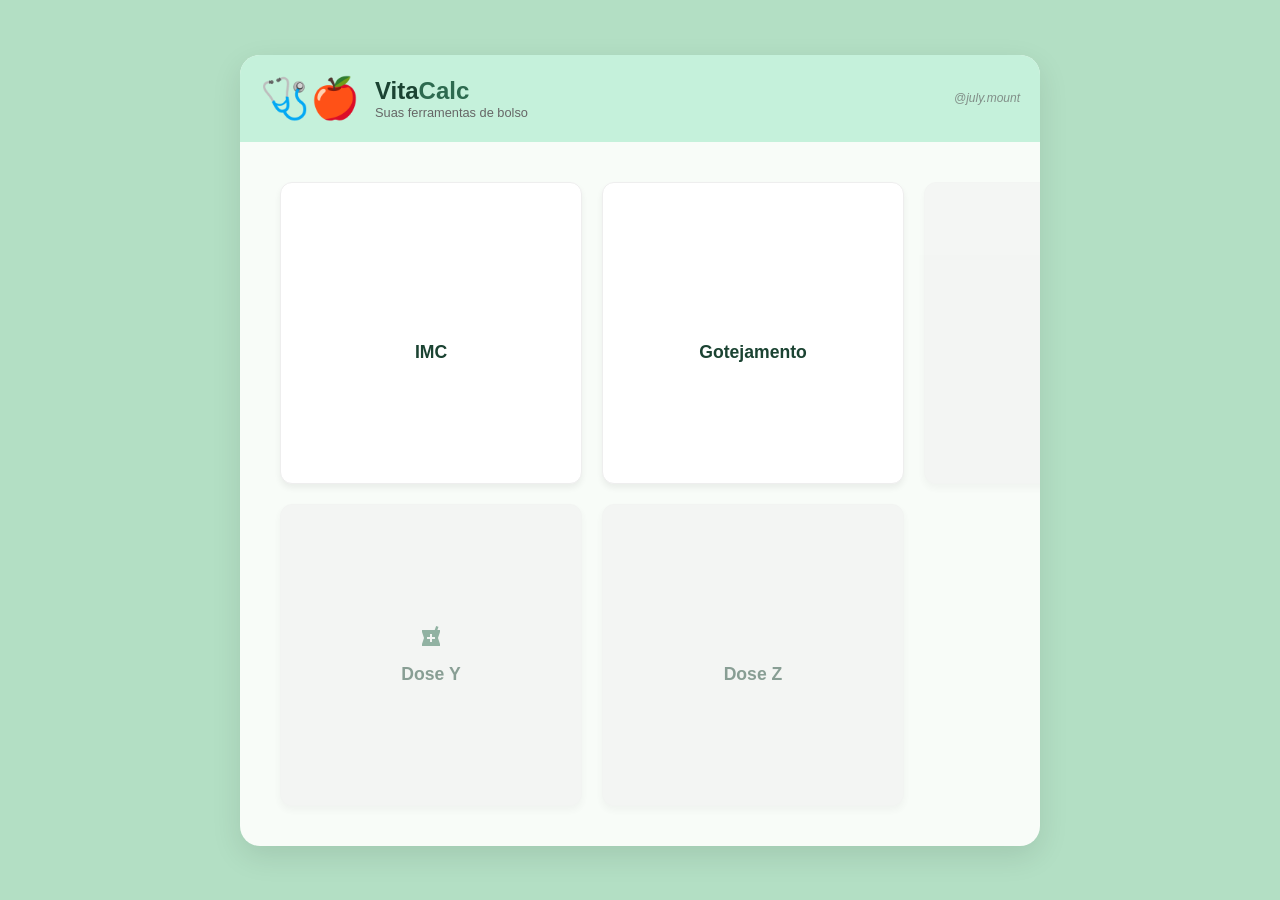
<file: index.html>
<!DOCTYPE html>
<html lang="pt-br">
<head>
    <meta charset="UTF-8">
    <meta name="viewport" content="width=device-width, initial-scale=1.0">
    <title>VitaCalc - Hub de Ferramentas</title>
    <link rel="stylesheet" href="style.css">
    <link href="https://fonts.googleapis.com/icon?family=Material+Icons" rel="stylesheet">
    <link rel="icon" href="https://cdn-icons-png.freepik.com/256/18589/18589979.png?semt=ais_white_label">
</head>
<body>

    <div class="app-container">
        <header class="app-header">
            <div class="logo-area">
                <span class="logo-icon">🩺🍎</span>
                <div class="logo-text">
                    <h1>Vita<span>Calc</span></h1>
                    <p>Suas ferramentas de bolso</p>
                </div>
            </div>
            <div class="user-handle">@july.mount</div>
        </header>

        <main class="menu-grid">
            <a href="imc.html" class="menu-card">
                <span class="icon material-icons">scale</span>
                <span class="label">IMC</span>
            </a>
            
            <a href="gotejamento.html" class="menu-card">
                <span class="icon material-icons">water_drop</span>
                <span class="label">Gotejamento</span>
            </a>
            
            <a href="#" class="menu-card disabled">
                <span class="icon material-icons">hourglass_empty</span>
                <span class="label">Dose X</span>
            </a>
            
            <a href="#" class="menu-card disabled">
                <span class="icon material-icons">local_pharmacy</span>
                <span class="label">Dose Y</span>
            </a>

            <a href="#" class="menu-card disabled">
                <span class="icon material-icons">pending</span>
                <span class="label">Dose Z</span>
            </a>
        </main>
    </div>

</body>
</html>
</file>
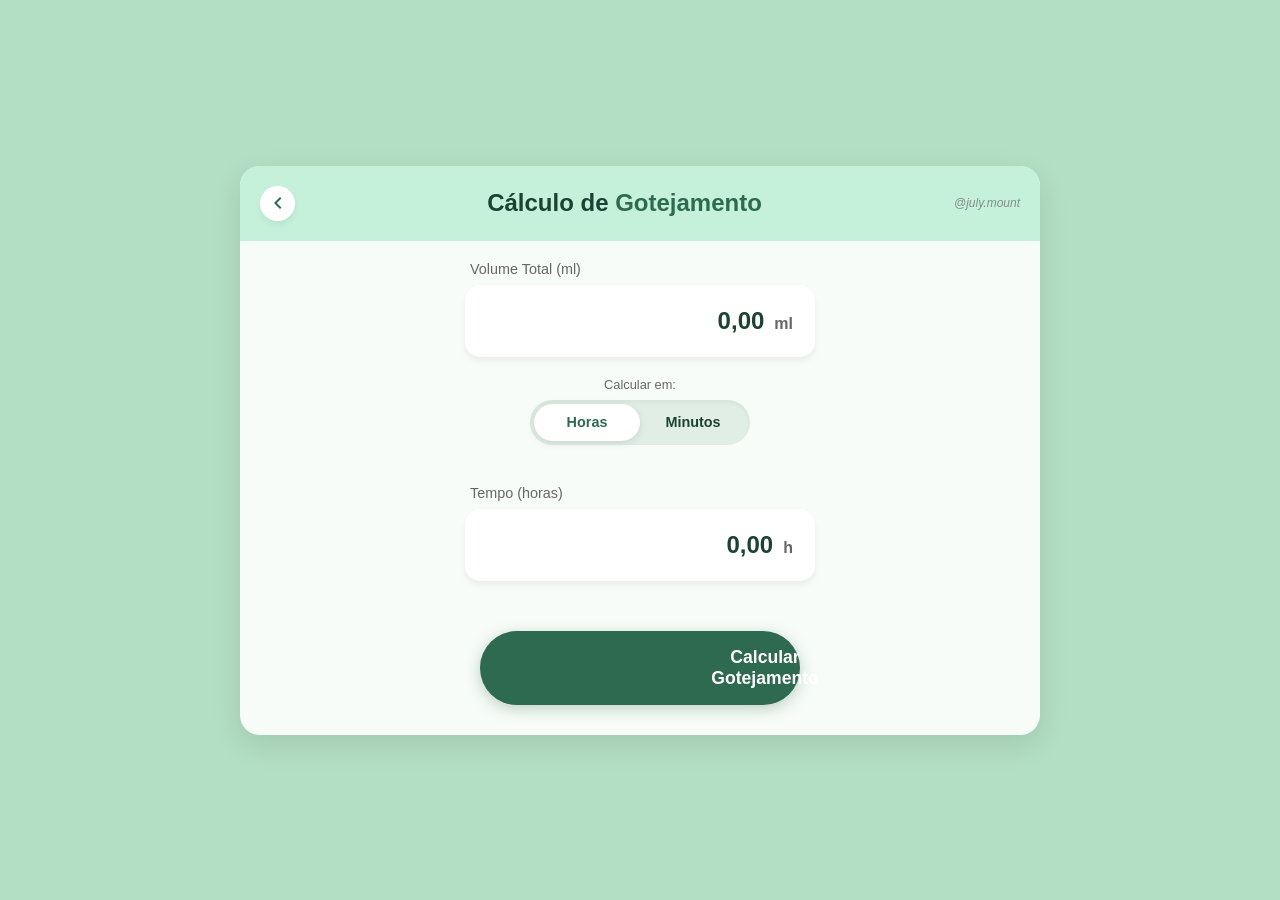
<file: gotejamento.html>
<!DOCTYPE html>
<html lang="pt-br">
<head>
    <meta charset="UTF-8">
    <meta name="viewport" content="width=device-width, initial-scale=1.0">
    <title>Gotejamento - VitaCalc</title>
    <link rel="stylesheet" href="style.css">
    <link href="https://fonts.googleapis.com/icon?family=Material+Icons" rel="stylesheet">
</head>
<body>
    <div class="app-container">
        <header class="app-header">
            <a href="index.html" class="btn-back"><span class="material-icons">chevron_left</span></a>
            <div class="logo-text">
                <h1>Cálculo de <span>Gotejamento</span></h1>
            </div>
            <div class="user-handle">@july.mount</div>
        </header>

        <main class="calculator-content">
            <div class="input-field" onclick="openKeyboard('volume')">
                <label>Volume Total (ml)</label>
                <div class="fake-input" id="display-volume">0,00<span>ml</span></div>
            </div>
            
            <div class="toggle-container">
                <span class="toggle-label">Calcular em:</span>
                <div class="toggle-switch">
                    <input type="radio" id="radio-horas" name="unidade-tempo" value="horas" checked onclick="toggleTimeUnit('horas')">
                    <label for="radio-horas">Horas</label>
                    
                    <input type="radio" id="radio-minutos" name="unidade-tempo" value="minutos" onclick="toggleTimeUnit('minutos')">
                    <label for="radio-minutos">Minutos</label>
                    
                    <div class="switch-selection"></div>
                </div>
            </div>

            <div class="input-field" onclick="openKeyboard('tempo')">
                <label>Tempo (horas)</label>
                <div class="fake-input" id="display-tempo">0,00<span>h</span></div>
            </div>

            <button class="btn-calc" onclick="calcularGotejamento()">
                <span class="material-icons">water_drop</span> Calcular Gotejamento
            </button>

            <div id="resultado" class="result-box"></div>
        </main>

        <div id="keyboard-overlay" class="keyboard-overlay">
            <div class="keyboard-container">
                <div class="keyboard-header">
                    <span id="keyboard-title">Digitando...</span>
                    <button onclick="closeKeyboard()">OK</button>
                </div>
                <div class="num-pad">
                    <button onclick="pressNum(1)">1</button>
                    <button onclick="pressNum(2)">2</button>
                    <button onclick="pressNum(3)">3</button>
                    <button onclick="pressNum(4)">4</button>
                    <button onclick="pressNum(5)">5</button>
                    <button onclick="pressNum(6)">6</button>
                    <button onclick="pressNum(7)">7</button>
                    <button onclick="pressNum(8)">8</button>
                    <button onclick="pressNum(9)">9</button>
                    <button class="empty"></button>
                    <button onclick="pressNum(0)">0</button>
                    <button onclick="pressDelete()" class="del"><span class="material-icons">backspace</span></button>
                </div>
            </div>
        </div>

        <div id="custom-alert" class="alert-overlay">
            <div class="alert-box">
                <span class="material-icons" style="font-size: 3rem; color: #d9534f;">error_outline</span>
                <h3>Atenção!</h3>
                <p id="alert-message">Preencha os dados corretamente.</p>
                <button onclick="closeAlert()">Entendido</button>
            </div>
        </div>
    </div>
    <script src="script.js"></script>
</body>
</html>
</file>
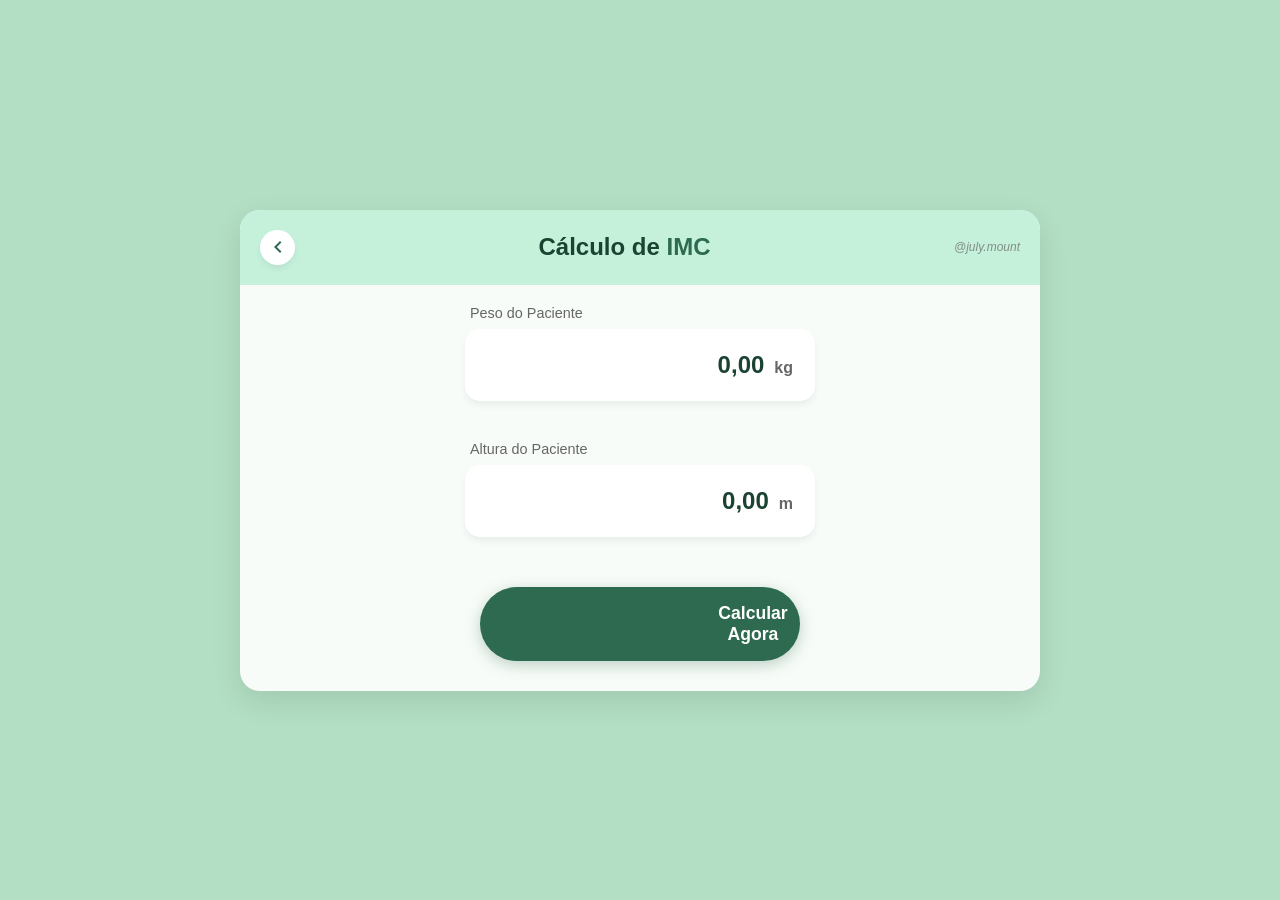
<file: imc.html>
<!DOCTYPE html>
<html lang="pt-br">
<head>
    <meta charset="UTF-8">
    <meta name="viewport" content="width=device-width, initial-scale=1.0">
    <title>IMC - HelpMED</title>
    <link rel="stylesheet" href="style.css">
    <link href="https://fonts.googleapis.com/icon?family=Material+Icons" rel="stylesheet">
</head>
<body>
    <div class="app-container">
        <header class="app-header">
            <a href="index.html" class="btn-back"><span class="material-icons">chevron_left</span></a>
            <div class="logo-text">
                <h1>Cálculo de <span>IMC</span></h1>
            </div>
            <div class="user-handle">@july.mount</div>
            
        </header>

        <main class="calculator-content">
            <div class="input-field" onclick="openKeyboard('peso')">
                <label>Peso do Paciente</label>
                <div class="fake-input" id="display-peso">0,00<span>kg</span></div>
            </div>

            <div class="input-field" onclick="openKeyboard('altura')">
                <label>Altura do Paciente</label>
                <div class="fake-input" id="display-altura">0,00<span>m</span></div>
            </div>

            <button class="btn-calc" onclick="calcularIMC()">
                <span class="material-icons">calculate</span> Calcular Agora
            </button>

            <div id="resultado" class="result-box"></div>
        </main>

        <div id="keyboard-overlay" class="keyboard-overlay">
            <div class="keyboard-container">
                <div class="keyboard-header">
                    <span id="keyboard-title">Digitando...</span>
                    <button onclick="closeKeyboard()">OK</button>
                </div>
                <div class="num-pad">
                    <button onclick="pressNum(1)">1</button>
                    <button onclick="pressNum(2)">2</button>
                    <button onclick="pressNum(3)">3</button>
                    <button onclick="pressNum(4)">4</button>
                    <button onclick="pressNum(5)">5</button>
                    <button onclick="pressNum(6)">6</button>
                    <button onclick="pressNum(7)">7</button>
                    <button onclick="pressNum(8)">8</button>
                    <button onclick="pressNum(9)">9</button>
                    <button class="empty"></button>
                    <button onclick="pressNum(0)">0</button>
                    <button onclick="pressDelete()" class="del"><span class="material-icons">backspace</span></button>
                </div>
            </div>
        </div>
        
        <div id="custom-alert" class="alert-overlay">
    <div class="alert-box">
        <span class="material-icons" style="font-size: 3rem; color: #d9534f;">error_outline</span>
        <h3>Atenção!</h3>
        <p id="alert-message">Por favor, preencha todos os campos.</p>
        <button onclick="closeAlert()">Entendido</button>
    </div>
</div>
    </div>
    <script src="script.js"></script>
</body>
</html>
</file>
<file: style.css>
/* --- CONFIGURAÇÕES BÁSICAS E VARIÁVEIS DE COR --- */
:root {
    --primary: #2d6a4f;
    --text-primary: #1b4332;
    --text-secondary: #666;
    --bg-main: #b3dfc4; /* Verde pastel suave do esboço */
    --bg-card: #f8fcf8; /* Branco off-white para o fundo dos cards */
    --bg-header: #c5f1db; /* Verde um pouco mais escuro para o cabeçalho */
    --shadow: 0 4px 6px rgba(0,0,0,0.06);
    --shadow-active: 0 2px 3px rgba(0,0,0,0.08);
}

* {
    box-sizing: border-box;
    margin: 0;
    padding: 0;
}

body {
    font-family: 'Segoe UI', Roboto, sans-serif;
    background-color: var(--bg-main);
    color: var(--text-primary);
    display: flex;
    justify-content: center;
    align-items: center; /* Centraliza verticalmente o app na tela */
    min-height: 100vh;
}

/* --- CONTÊINER PRINCIPAL DO APLICATIVO --- */
.app-container {
    width: 100%;
    max-width: 450px; /* Largura máxima para parecer um celular */
    background-color: var(--bg-card);
    overflow: hidden;
    box-shadow: 0 10px 30px rgba(0,0,0,0.1);
    border-radius: 20px; /* Cantos bem arredondados */
    margin: 20px; /* Margem para não grudar na tela */
}

/* --- CABEÇALHO DO APP --- */
.app-header {
    background-color: var(--bg-header);
    padding: 20px;
    display: flex;
    justify-content: space-between;
    align-items: center;
}

.logo-area {
    display: flex;
    align-items: center;
    gap: 15px;
}

.logo-icon {
    font-size: 2.5em;
}

.logo-text h1 {
    font-size: 1.5rem;
    color: var(--text-primary);
}

.logo-text h1 span {
    font-weight: bold;
    color: var(--primary);
}

.logo-text p {
    font-size: 0.8rem;
    color: var(--text-secondary);
}

.user-handle {
    font-size: 0.75rem;
    color: var(--text-secondary);
    font-style: italic;
    opacity: 0.7;
}

/* --- GRID DE BOTÕES (O MENU) --- */
.menu-grid {
    display: grid;
    grid-template-columns: 1fr; /* UMA COLUNA no celular */
    gap: 15px;
    padding: 20px;
}

/* --- ESTILO DE CADA BOTÃO (CARD) --- */
.menu-card {
    background: white;
    padding: 18px 25px;
    border-radius: 12px;
    text-decoration: none;
    color: inherit;
    display: flex;
    align-items: center;
    gap: 15px;
    box-shadow: var(--shadow);
    transition: transform 0.2s, box-shadow 0.2s, background-color 0.2s;
    border: 1px solid #eee;
}

.menu-card:hover {
    background-color: #f2fcf6;
    transform: translateY(-2px); /* Efeito sutil de levantar */
}

.menu-card:active {
    transform: translateY(1px); /* Efeito sutil de pressionar */
    box-shadow: var(--shadow-active);
}

.menu-card .icon {
    font-size: 1.5em;
    color: var(--primary);
}

.menu-card .label {
    font-size: 1.1rem;
    font-weight: 600;
}

/* --- ESTILO PARA BOTÕES DESATIVADOS --- */
.menu-card.disabled {
    opacity: 0.5;
    background-color: #f0f0f0;
    cursor: not-allowed;
    pointer-events: none; /* Impede cliques */
}

/* --- MEDIA QUERY PARA DESKTOP --- */
/* Quando a tela for maior que 768px, mudamos o layout */
@media (min-width: 768px) {
    .app-container {
        max-width: 800px; /* Aumenta a largura para o desktop */
    }

    .menu-grid {
        /* No desktop, o layout muda para 3 colunas de cards maiores */
        grid-template-columns: repeat(3, 1fr);
        gap: 20px;
        padding: 40px;
    }

    .menu-card {
        /* No desktop, os cards ficam mais "quadrados" com o ícone em cima */
        flex-direction: column;
        justify-content: center;
        text-align: center;
        aspect-ratio: 1/1; /* Mantém o card quadrado */
        padding: 30px;
    }
}   
/* Estilo do Botão Voltar */
.btn-back {
    text-decoration: none;
    color: var(--primary);
    background: white;
    border-radius: 50%;
    width: 35px;
    height: 35px;
    display: flex;
    align-items: center;
    justify-content: center;
    box-shadow: var(--shadow);
}

/* Campos de Input Fake */
.input-field {
    margin: 20px 0;
    cursor: pointer;
}

.input-field label {
    display: block;
    font-size: 0.9rem;
    color: var(--text-secondary);
    margin-bottom: 8px;
    margin-left: 5px;
}

.fake-input {
    background: white;
    padding: 20px;
    border-radius: 15px;
    font-size: 1.5rem;
    font-weight: bold;
    text-align: right;
    box-shadow: var(--shadow);
    border: 2px solid transparent;
    transition: 0.3s;
}

.fake-input span {
    font-size: 1rem;
    color: var(--text-secondary);
    margin-left: 10px;
}

/* Teclado Estilo Banco */
.keyboard-overlay {
    position: fixed;
    bottom: -100%; /* Começa fora da tela */
    left: 0;
    width: 100%;
    height: 100%;
    background: rgba(0,0,0,0.3);
    display: flex;
    flex-direction: column;
    justify-content: flex-end;
    transition: 0.4s ease;
    z-index: 1000;
}

.keyboard-overlay.active { bottom: 0; }

.keyboard-container {
    background: #eef5f0;
    border-radius: 25px 25px 0 0;
    padding: 20px;
    box-shadow: 0 -5px 20px rgba(0,0,0,0.1);
}

.keyboard-header {
    display: flex;
    justify-content: space-between;
    margin-bottom: 15px;
    font-weight: bold;
}

.num-pad {
    display: grid;
    grid-template-columns: repeat(3, 1fr);
    gap: 10px;
}

.num-pad button {
    background: white;
    border: none;
    padding: 20px;
    font-size: 1.4rem;
    border-radius: 12px;
    box-shadow: var(--shadow-active);
    color: var(--text-primary);
}

.num-pad button.del { color: #d9534f; }
.num-pad button:active { background: var(--bg-header); }

/* Estilo do Botão Calcular */
.btn-calc {
    margin-top: 20px;
    display: flex;
    align-items: center;
    justify-content: center;
    gap: 10px;
}

/* Efeito Hover no Botão Voltar */
.btn-back:hover {
    background-color: var(--primary);
    color: white;
    transform: scale(1.1);
    transition: 0.2s;
}

/* Centralização do Botão Calcular e Resultado */
.calculator-content {
    display: flex;
    flex-direction: column;
    align-items: center; /* Centraliza horizontalmente os filhos */
    width: 100%;
}

.input-field {
    width: 100%; /* Mantém os inputs largos */
    max-width: 350px;
}

/* Estilo do Botão Calcular - Centralizado e Moderno */
.btn-calc {
    display: flex;
    align-items: center;
    justify-content: center;
    gap: 10px;
    width: 90%;
    max-width: 320px;
    margin: 30px auto; /* Centraliza horizontalmente */
    padding: 16px;
    background-color: var(--primary);
    color: white;
    border: none;
    border-radius: 50px;
    font-size: 1.1rem;
    font-weight: bold;
    cursor: pointer;
    box-shadow: 0 4px 15px rgba(45, 106, 79, 0.3);
    transition: 0.3s ease;
}

.btn-calc:hover {
    background-color: var(--secondary);
    transform: translateY(-2px);
    box-shadow: 0 6px 20px rgba(45, 106, 79, 0.4);
}

/* Resultado Centralizado */
.result-box {
    display: none;
    width: 90%;
    max-width: 350px;
    margin: 20px auto;
    padding: 20px;
    border-radius: 15px;
    text-align: center;
    background: white;
}

/* Efeito de Suspensão no Desktop */
@media (min-width: 768px) {
    .app-container { max-width: 800px; }
    .menu-grid { grid-template-columns: repeat(3, 1fr); }
    
    /* Quando focado, o campo sobe e fica na frente de tudo */
    .input-field.focused {
        position: relative;
        z-index: 1001; 
        transform: translateY(-60px) scale(1.05);
        transition: 0.4s cubic-bezier(0.175, 0.885, 0.32, 1.275);
    }
    
    .input-field.focused .fake-input {
        border: 2px solid var(--primary);
        box-shadow: 0 10px 30px rgba(0,0,0,0.15);
    }
}

/* O fundo escuro do teclado deve ficar abaixo do campo focado, mas acima do resto */
.keyboard-overlay {
    z-index: 1000;
}

/* Estilo do Botão OK no Header do Teclado */
.keyboard-header button {
    background-color: var(--primary);
    color: white;
    border: none;
    padding: 8px 20px;
    border-radius: 20px;
    font-weight: bold;
    cursor: pointer;
    transition: 0.3s;
}

.keyboard-header button:hover {
    background-color: var(--secondary);
    transform: scale(1.05);
}

/* Garante que o label (texto) fique visível quando suspenso */
.input-field.focused label {
    color: white; /* Muda para branco para destacar no fundo escuro */
    font-weight: bold;
    text-shadow: 0 2px 4px rgba(0,0,0,0.3); /* Adiciona uma sombra para ler melhor */
    transition: 0.4s;
}

/* Ajuste sutil no display do texto do teclado */
#keyboard-title {
    color: var(--text-primary);
    font-size: 0.9rem;
    display: flex;
    align-items: center;
}

/* Overlay do Alerta (Fundo escurecido) */
.alert-overlay {
    position: fixed;
    top: 0;
    left: 0;
    width: 100%;
    height: 100%;
    background: rgba(0, 0, 0, 0.4);
    display: none; /* Escondido por padrão */
    justify-content: center;
    align-items: center;
    z-index: 2000; /* Acima de tudo */
}

/* Caixa do Alerta */
.alert-box {
    background: white;
    padding: 30px;
    border-radius: 20px;
    width: 80%;
    max-width: 300px;
    text-align: center;
    box-shadow: 0 10px 25px rgba(0,0,0,0.2);
    animation: popIn 0.3s cubic-bezier(0.68, -0.55, 0.265, 1.55);
}

.alert-box h3 {
    margin: 15px 0 10px;
    color: var(--text-primary);
}

.alert-box p {
    color: var(--text-secondary);
    margin-bottom: 20px;
}

.alert-box button {
    background: var(--primary);
    color: white;
    border: none;
    padding: 10px 25px;
    border-radius: 10px;
    font-weight: bold;
    cursor: pointer;
}

@keyframes popIn {
    from { transform: scale(0.8); opacity: 0; }
    to { transform: scale(1); opacity: 1; }
}

/* Container da Seletora */
.toggle-container {
    display: flex;
    flex-direction: column;
    align-items: center;
    margin-bottom: 20px;
    width: 100%;
}

.toggle-label {
    font-size: 0.8rem;
    color: var(--text-secondary);
    margin-bottom: 8px;
}

/* A Chave Seletora Estilizada */
.toggle-switch {
    position: relative;
    display: flex;
    background: #e0eee6;
    border-radius: 50px;
    padding: 4px;
    width: 220px;
    height: 45px;
    box-shadow: inset 0 2px 4px rgba(0,0,0,0.05);
}

.toggle-switch input {
    display: none; /* Esconde os radios originais */
}

.toggle-switch label {
    flex: 1;
    z-index: 2;
    cursor: pointer;
    display: flex;
    align-items: center;
    justify-content: center;
    font-weight: bold;
    font-size: 0.9rem;
    color: var(--text-primary);
    transition: 0.3s;
}

/* O fundo branco que desliza */
.switch-selection {
    position: absolute;
    top: 4px;
    left: 4px;
    width: 106px;
    height: 37px;
    background: white;
    border-radius: 40px;
    box-shadow: 0 2px 8px rgba(0,0,0,0.1);
    transition: transform 0.3s cubic-bezier(0.68, -0.55, 0.265, 1.55);
    z-index: 1;
}

/* Lógica de deslizamento */
#radio-horas:checked ~ .switch-selection { transform: translateX(0); }
#radio-minutos:checked ~ .switch-selection { transform: translateX(106px); }

/* Cor do texto quando selecionado */
#radio-horas:checked ~ label[for="radio-horas"],
#radio-minutos:checked ~ label[for="radio-minutos"] {
    color: var(--primary);
}
</file>
